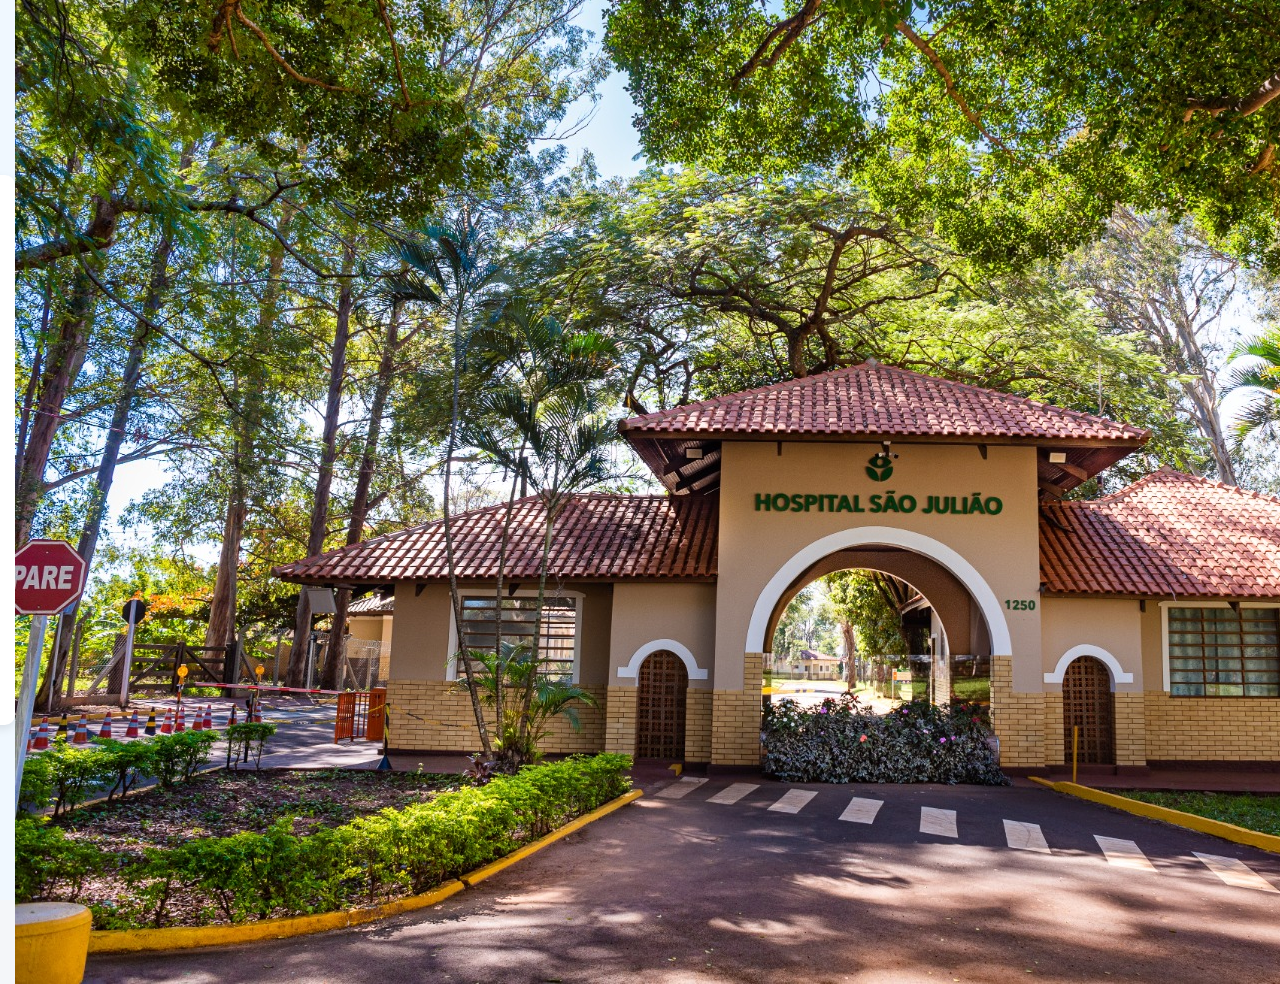
<file: index.html>
<!DOCTYPE html>
<html lang="en">
<head>
    <meta charset="UTF-8">
    <meta name="viewport" content="width=device-width, initial-scale=1.0">
    <link rel="stylesheet" href="style.css">
    <title>LOGIN</title>
</head>
<body>
    <main>
        <div class="login-container">
           
       
    

            <section class="login-section">
                 
                <div class="login-card">
                    <header>
                        <img src="images/logo_saojuliao.jpg" class="logo-image">
                        <h1>
                            Hospital São Julião
                        </h1>
                    </header>
                    <form>
                        <label for="email"></label>
                        <input type="email" id="email" placeholder="exeplo@gmail.com" >
                        <label for="senha"></label>
                        <input type="password" id="senha" placeholder="senha" required>
                        <label class = "checkbox">
                            <input type="checkbox">
                            Não sou um robô
                        </label>

                        <button type="submit">ENTRAR</button>
                        <p>
                            Ao continuar,você está de acordo com os Termos de Uso e ciente da Politica de Privacidade.
                        </p>
                    </form>
                </div>
            </section>
            <img src="images/Sao_Juliao_img.jpeg" alt="imagem-ilustrativa" class="card-image">
        </div>
    </main>

</body>
</html>
</file>
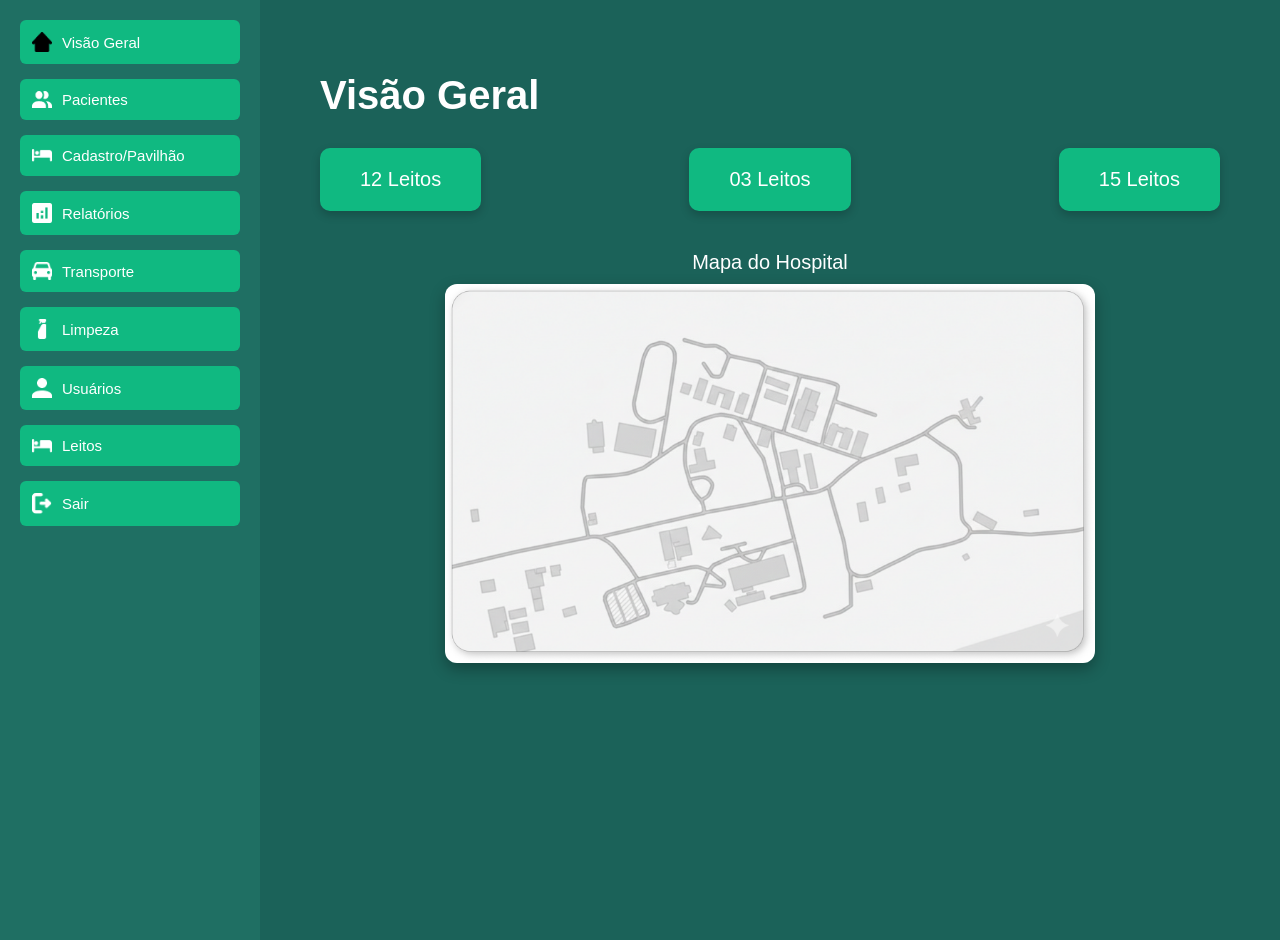
<file: visaoGeral.html>
<!DOCTYPE html>
<html lang="pt-br">
<head>
<meta charset="UTF-8">
<meta name="viewport" content="width=device-width, initial-scale=1.0">

<title>Dashboard Hospital</title>

<style>
body{
    margin:0;
    font-family: Arial, Helvetica, sans-serif;
    background-color:#1b6259;
}
.container{
    display:flex;
}
.sidebar{
    width:220px;
    height:100vh;
    background:#1f6f63;
    padding:20px;
}
.sidebar button{
    width:100%;
    display:flex;
    align-items:center;
    gap:10px;
    padding:12px;
    margin-bottom:15px;
    border:none;
    border-radius:6px;
    background:#10b981;
    color:white;
    font-size:15px;
    cursor:pointer;
}
.sidebar button:hover{
    background:#0ea371;
}
.conteudo{
    flex:1;
    padding:40px;
}
.area-central{
    max-width:900px;
    margin:auto;
}
.titulo{
    font-size:40px;
    color:white;
    margin-bottom:30px;
}
.cards{
    display:flex;
    justify-content:space-between;
    margin-bottom:40px;
}
.card{
    background:#10b981;
    color:white;
    padding:20px 40px;
    border-radius:10px;
    font-size:20px;
    box-shadow:0px 4px 10px rgba(0,0,0,0.2);
}
.mapa{
    text-align:center;
    color:white;
    font-size:20px;
}
.mapa img{
    margin-top:10px;
    border-radius:12px;
    box-shadow:0px 6px 15px rgba(0,0,0,0.3);
}
</style>

</head>

<body>

    <div class="container">

    <div class="sidebar">

        <button><img src="images/seta.png" width="20"> Visão Geral</button>
        <button><img src="images/paciente.png" width="20"> Pacientes</button>
        <button><img src="images/cadastro.png" width="20"> Cadastro/Pavilhão</button>
        <button><img src="images/relatorio.png" width="20"> Relatórios</button>
        <button><img src="images/carro.png" width="20"> Transporte</button>
        <button><img src="images/limpesa.png" width="20"> Limpeza</button>
        <button><img src="images/usuario.png" width="20"> Usuários</button>
        <button><img src="images/leitos.png" width="20"> Leitos</button>
        <button><img src="images/sair.png" width="20"> Sair</button>

    </div>

    <div class="conteudo">

    <div class="area-central">

    <h2 class="titulo">Visão Geral</h2>

    <div class="cards">

        <div class="card">12 Leitos</div>
        <div class="card">03 Leitos</div>
        <div class="card">15 Leitos</div>

    </div>

    <div class="mapa">

        Mapa do Hospital <br>

        <img src="images/saojuliao.png" width="650">

    </div>

</div>

</div>

</div>

</body>
</html>
</file>
<file: style.css>
*{
    margin: 0;
    padding: 0;
    box-sizing: border-box;
}
body{
    font-family:Arial, Helvetica, sans-serif ;
    background-color: #f4f6f9;
    height: 100vh;
}
.login-container{
    display: flex;
    background-color: aliceblue;
    justify-content: center; /*centraliza horizontal*/
    align-items: center; /* centraliza vertical*/
    height: 100vh;
}
.login-card{
    background-color: white;
    padding: 30px;
    width: 350px;
    border-radius: 10px;
    box-shadow: 0 4px 10px rgba(0, 0, 0, 0.1);
}

form{
display: flex;
flex-direction: column;
gap: 12px;
}
input{
    padding: 8px;
}
</file>
